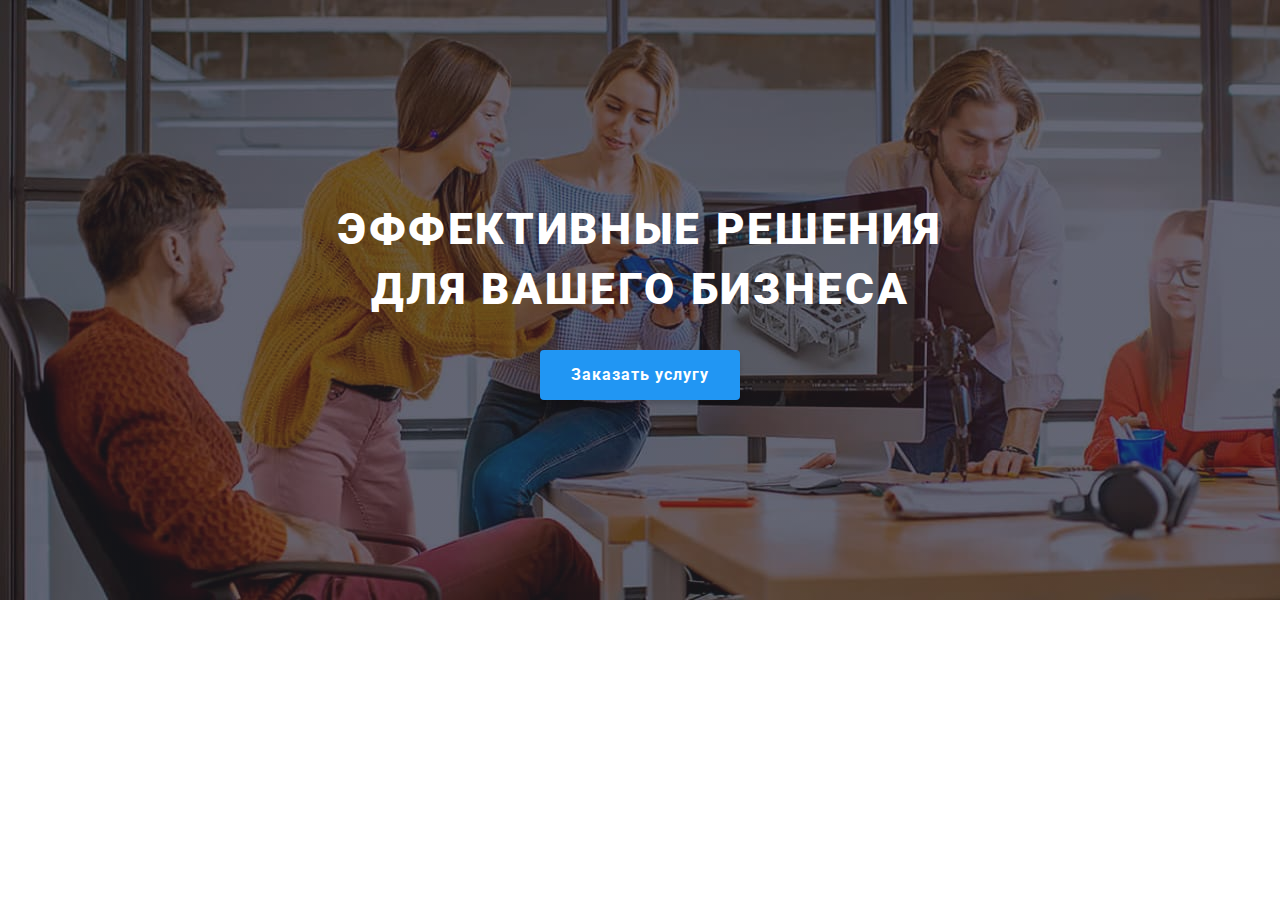
<file: index.html>
<!DOCTYPE html>
<html lang="ru">
  <head>
    <meta charset="UTF-8" />
    <meta name="viewport" content="width=device-width, initial-scale=1.0" />
    <title>Document</title>
    <link rel="preconnect" href="https://fonts.gstatic.com" />
    <link
      href="https://fonts.googleapis.com/css2?family=Oleo+Script&family=Raleway:wght@700&family=Roboto:wght@400;500;700;900&display=swap"
      rel="stylesheet"
    />
    <link
      rel="stylesheet"
      href="https://cdnjs.cloudflare.com/ajax/libs/modern-normalize/1.0.0/modern-normalize.min.css"
    />
    <link rel="stylesheet" href="./css/main.min.css" />
  </head>

  <body class="page">
    <!--Шапка-сайта-->
    <!-- <header class="head">
      <div class="container container-head">
        <nav class="main-nav">
          <a href="./index.html" class="logo"
            ><span class="capital-head">Web</span>Studio
          </a>
          <ul class="site-nav list">
            <li class="items">
              <a href="./index.html" class="link current">Студия</a>
            </li>
            <li class="items">
              <a href="./portfolio.html" class="link">Портфолио</a>
            </li>
            <li class="items"><a href="" class="link">Контакты</a></li>
          </ul>
        </nav>
        <ul class="auth-nav list">
          <li class="items">
            <a href="" class="link"
              ><svg class="aut-svg">
                <use href="./img/svg/symbol-defs.svg#icon-envelope"></use></svg
              >info@devstudio.com
            </a>
          </li>
          <li class="items">
            <a href="" class="link"
              ><svg class="aut-svg">
                <use
                  href="./img/svg/symbol-defs.svg#icon-smartphone"
                ></use></svg
              >+38 096 111 11 11</a
            >
          </li>
        </ul>
      </div>
    </header> -->

    <main>
      <!--Заголовок-->
      <div class="hero">
        <div class="hero-content">
          <h1 class="hero-title">Эффективные решения для вашего бизнеса</h1>
          <button class="button primary" data-modal-open>
            Заказать услугу
          </button>
        </div>
      </div>

      <!--Преимущества-->
      <!-- <section class="section-advantages">
        <div class="container">
          <h2 class="visually-hidden">Преимущества</h2>
          <ul class="list list-advantages">
            <li class="item icon-satellite">
              <h3 class="section-title-advantages">Внимание к деталям</h3>
              <p class="advantages-description">
                Идейные соображения, а также начало повседневной работы по
                формированию позиции.
              </p>
            </li>
            <li class="item icon-clock">
              <h3 class="section-title-advantages">Пунктуальность</h3>
              <p class="advantages-description">
                Задача организации, в особенности же рамки и место обучения
                кадров влечет за собой.
              </p>
            </li>
            <li class="item icon-diagram">
              <h3 class="section-title-advantages">Планирование</h3>
              <p class="advantages-description">
                Равным образом консультация с широким активом в значительной
                степени обуславливает.
              </p>
            </li>
            <li class="item icon-astronaut">
              <h3 class="section-title-advantages">Современные технологии</h3>
              <p class="advantages-description">
                Значимость этих проблем настолько очевидна, что реализация
                плановых заданий.
              </p>
            </li>
          </ul>
        </div>
      </section> -->

      <!--Вид-деятельности-->
      <!-- <section class="section-activity">
        <div class="container">
          <h2 class="section-title">Чем мы занимаемся</h2>
          <ul class="list section-direction">
            <li class="items">
              <div class="overlay-activiti">
                <img
                  src="./img/img.jpg"
                  alt="набирает текст на клавиатуре"
                  width="370"
                  height="294"
                />
                <div class="overlay-activiti-text">Десктопные приложения</div>
              </div>
            </li>
            <li class="items">
              <div class="overlay-activiti">
                <img
                  src="./img/img-2.jpg"
                  alt="использует ноутбук и телефон"
                  width="370"
                  height="294"
                />
                <div class="overlay-activiti-text">Мобильные приложения</div>
              </div>
            </li>
            <li class="items">
              <div class="overlay-activiti">
                <img
                  src="./img/img-3.jpg"
                  alt="использует планшет"
                  width="370"
                  height="294"
                />
                <div class="overlay-activiti-text">Дизайнерские решения</div>
              </div>
            </li>
          </ul>
        </div>
      </section> -->

      <!--Наша-команда-->
      <!-- <section class="section-tim">
        <div class="container">
          <h2 class="section-title">Наша команда</h2>
          <ul class="list person-box">
            <li class="card-person">
              <img
                src="./img/our.tim/img.jpg"
                alt="портрет"
                width="270"
                height="280"
              />
              <div class="card-description">
                <h3 class="section-title-name">Игорь Демьяненко</h3>
                <p class="section-profession">Product Designer</p>
                <ul class="list list-social">
                  <li class="items">
                    <a href="" class="social-link">
                      <svg class="social-svg-person">
                        <use
                          href="./img/svg/symbol-defs.svg#icon-instagram-2"
                        ></use>
                      </svg>
                    </a>
                  </li>
                  <li class="items">
                    <a href="" class="social-link">
                      <svg class="social-svg-person">
                        <use
                          href="./img/svg/symbol-defs.svg#icon-twitter-1"
                        ></use>
                      </svg>
                    </a>
                  </li>
                  <li class="items">
                    <a href="" class="social-link">
                      <svg class="social-svg-person">
                        <use
                          href="./img/svg/symbol-defs.svg#icon-facebook-1"
                        ></use>
                      </svg>
                    </a>
                  </li>
                  <li class="items">
                    <a href="" class="social-link">
                      <svg class="social-svg-person">
                        <use
                          href="./img/svg/symbol-defs.svg#icon-linkedin-1"
                        ></use>
                      </svg>
                    </a>
                  </li>
                </ul>
              </div>
            </li>
            <li class="card-person">
              <img
                src="./img/our.tim/img-2.jpg"
                alt="портрет"
                width="270"
                height="280"
              />
              <div class="card-description">
                <h3 class="section-title-name">Ольга Репина</h3>
                <p class="section-profession">Frontend Developer</p>
                <ul class="list list-social">
                  <li class="items">
                    <a href="" class="social-link">
                      <svg class="social-svg-person">
                        <use
                          href="./img/svg/symbol-defs.svg#icon-instagram-2"
                        ></use>
                      </svg>
                    </a>
                  </li>
                  <li class="items">
                    <a href="" class="social-link">
                      <svg class="social-svg-person">
                        <use
                          href="./img/svg/symbol-defs.svg#icon-twitter-1"
                        ></use>
                      </svg>
                    </a>
                  </li>
                  <li class="items">
                    <a href="" class="social-link">
                      <svg class="social-svg-person">
                        <use
                          href="./img/svg/symbol-defs.svg#icon-facebook-1"
                        ></use>
                      </svg>
                    </a>
                  </li>
                  <li class="items">
                    <a href="" class="social-link">
                      <svg class="social-svg-person">
                        <use
                          href="./img/svg/symbol-defs.svg#icon-linkedin-1"
                        ></use>
                      </svg>
                    </a>
                  </li>
                </ul>
              </div>
            </li>
            <li class="card-person">
              <img
                src="./img/our.tim/img-3.jpg"
                alt="портрет"
                width="270"
                height="280"
              />
              <div class="card-description">
                <h3 class="section-title-name">Николай Тарасов</h3>
                <p class="section-profession">Marketing</p>
                <ul class="list list-social">
                  <li class="items">
                    <a href="" class="social-link">
                      <svg class="social-svg-person">
                        <use
                          href="./img/svg/symbol-defs.svg#icon-instagram-2"
                        ></use>
                      </svg>
                    </a>
                  </li>
                  <li class="items">
                    <a href="" class="social-link">
                      <svg class="social-svg-person">
                        <use
                          href="./img/svg/symbol-defs.svg#icon-twitter-1"
                        ></use>
                      </svg>
                    </a>
                  </li>
                  <li class="items">
                    <a href="" class="social-link">
                      <svg class="social-svg-person">
                        <use
                          href="./img/svg/symbol-defs.svg#icon-facebook-1"
                        ></use>
                      </svg>
                    </a>
                  </li>
                  <li class="items">
                    <a href="" class="social-link">
                      <svg class="social-svg-person">
                        <use
                          href="./img/svg/symbol-defs.svg#icon-linkedin-1"
                        ></use>
                      </svg>
                    </a>
                  </li>
                </ul>
              </div>
            </li>
            <li class="card-person">
              <img
                src="./img/our.tim/img-4.jpg"
                alt="портрет"
                width="270"
                height="280"
              />
              <div class="card-description">
                <h3 class="section-title-name">Михаил Ермаков</h3>
                <p class="section-profession">UI Designer</p>
                <ul class="list list-social">
                  <li class="items">
                    <a href="" class="social-link">
                      <svg class="social-svg-person">
                        <use
                          href="./img/svg/symbol-defs.svg#icon-instagram-2"
                        ></use>
                      </svg>
                    </a>
                  </li>
                  <li class="items">
                    <a href="" class="social-link">
                      <svg class="social-svg-person">
                        <use
                          href="./img/svg/symbol-defs.svg#icon-twitter-1"
                        ></use>
                      </svg>
                    </a>
                  </li>
                  <li class="items">
                    <a href="" class="social-link">
                      <svg class="social-svg-person">
                        <use
                          href="./img/svg/symbol-defs.svg#icon-facebook-1"
                        ></use>
                      </svg>
                    </a>
                  </li>
                  <li class="items">
                    <a href="" class="social-link">
                      <svg class="social-svg-person">
                        <use
                          href="./img/svg/symbol-defs.svg#icon-linkedin-1"
                        ></use>
                      </svg>
                    </a>
                  </li>
                </ul>
              </div>
            </li>
          </ul>
        </div>
      </section> -->

      <!--постоянные клиенты-->
      <!-- <section class="section">
        <div class="container">
          <h2 class="section-title">Постоянные клиенты</h2>
          <ul class="list company">
            <li class="items company-box">
              <a href="" class="company-logo link"
                ><svg class="icon" width="45" height="50">
                  <use href="./img/svg/symbol-defs.svg#icon-logo-1"></use></svg
              ></a>
            </li>
            <li class="items company-box">
              <a href="" class="company-logo link"
                ><svg class="icon" width="40" height="52">
                  <use href="./img/svg/symbol-defs.svg#icon-logo-2"></use></svg
              ></a>
            </li>
            <li class="items company-box">
              <a href="" class="company-logo link"
                ><svg class="icon" width="41" height="42">
                  <use href="./img/svg/symbol-defs.svg#icon-logo-3"></use></svg
              ></a>
            </li>
            <li class="items company-box">
              <a href="" class="company-logo link"
                ><svg class="icon" width="80" height="42">
                  <use href="./img/svg/symbol-defs.svg#icon-logo-4"></use></svg
              ></a>
            </li>
            <li class="items company-box">
              <a href="" class="company-logo link"
                ><svg class="icon" width="59" height="47">
                  <use href="./img/svg/symbol-defs.svg#icon-logo-5"></use></svg
              ></a>
            </li>
            <li class="items company-box">
              <a href="" class="company-logo link"
                ><svg class="icon" width="89" height="45">
                  <use href="./img/svg/symbol-defs.svg#icon-logo-6"></use></svg
              ></a>
            </li>
          </ul>
        </div>
      </section>
    </main> -->

      <!-- <footer class="footer-head">
      <div class="container container-footer">
        <div class="contact-box">
          <a href="./index.html" class="logo">
            <span class="capital-footer">Web</span>Studio</a
          >
          <address class="citi-address">
            <p class="footer-address">г. Киев, пр-т Леси Украинки, 26</p>
          </address>
          <address class="footer-contacts">
            <a href="" class="footer-head-mail">info@example.com</a>
            <a href="" class="footer-head-tel">+38 099 111 11 11</a>
          </address>
        </div>
        <div class="contact-box">
          <p class="tittle-social">присоединяйтесь</p>
          <ul class="list list-social">
            <li class="items">
              <a href="" class="social-link">
                <svg class="social-svg">
                  <use href="./img/svg/symbol-defs.svg#icon-instagram-2"></use>
                </svg>
              </a>
            </li>
            <li class="items">
              <a href="" class="social-link">
                <svg class="social-svg">
                  <use href="./img/svg/symbol-defs.svg#icon-twitter-1"></use>
                </svg>
              </a>
            </li>
            <li class="items">
              <a href="" class="social-link">
                <svg class="social-svg">
                  <use href="./img/svg/symbol-defs.svg#icon-facebook-1"></use>
                </svg>
              </a>
            </li>
            <li class="items">
              <a href="" class="social-link">
                <svg class="social-svg">
                  <use href="./img/svg/symbol-defs.svg#icon-linkedin-1"></use>
                </svg>
              </a>
            </li>
          </ul>
        </div>
        <div class="subscribe-box">
          <b class="tittle-subscribe">Подпишитесь на рассылку</b>
          <form class="subscribe-form">
            <input
              type="email"
              name="mail"
              class="input-subscribe"
              placeholder="E-mail"
            />
            <button type="submit" class="button button-subscribe">
              Подписаться
              <svg class="button-subscribe-svg" width="24" height="24">
                <use href="./img/svg/symbol-defs.svg#icon-icon-send"></use>
              </svg>
            </button>
          </form>
        </div>
      </div>
    </footer>
    <div class="backdrop is-hidden" data-modal>
      <div class="modal">
        <button class="button-close" data-modal-close>
          <svg class="modal-svg-close">
            <use href="./img/svg/symbol-defs.svg#icon-Vector"></use>
          </svg>
        </button>

        <form action="№" class="modal-form">
          <b class="subtitle-modal">Оставьте свои данные, мы вам перезвоним</b>
          <label class="form-field"
            >Имя<span class="form-field-box"
              ><input
                class="form-field-imput"
                type="text"
                name="name"
                required />
              <svg class="modal-svg-feild" width="12" height="12">
                <use href="./img/svg/symbol-defs.svg#icon-person"></use></svg
            ></span>
          </label>

          <label class="form-field"
            >Телефон<span class="form-field-box"
              ><input
                class="form-field-imput"
                type="tel"
                name="tel"
                required /><svg class="modal-svg-feild" width="13" height="13">
                <use href="./img/svg/symbol-defs.svg#icon-tel"></use></svg
            ></span>
          </label>

          <label class="form-field"
            >Почта<span class="form-field-box"
              ><input
                class="form-field-imput"
                type="email"
                name="mail"
                required /><svg class="modal-svg-feild" width="15" height="12">
                <use href="./img/svg/symbol-defs.svg#icon-mall"></use></svg
            ></span>
          </label>

          <label class="form-area"
            >Комментарий<textarea
              class="form-area-feild"
              name="text"
              placeholder="Введите текст"
            ></textarea>
          </label>

          <label class="form-policy"
            ><input
              type="checkbox"
              name="policy"
              class="visually-hidden"
            /><span class="text-policy checkin"
              >Соглашаюсь с рассылкой и принимаю
              <a href="#" class="link-policiti">Условия договора</a></span
            >
          </label>

          <button type="submit" class="button button-submit">Отправить</button>
        </form>
      </div>
    </div>
    <script src="./js/modal.js"></script>
  </body>
</html> -->
    </main>
  </body>
</html>
</file>
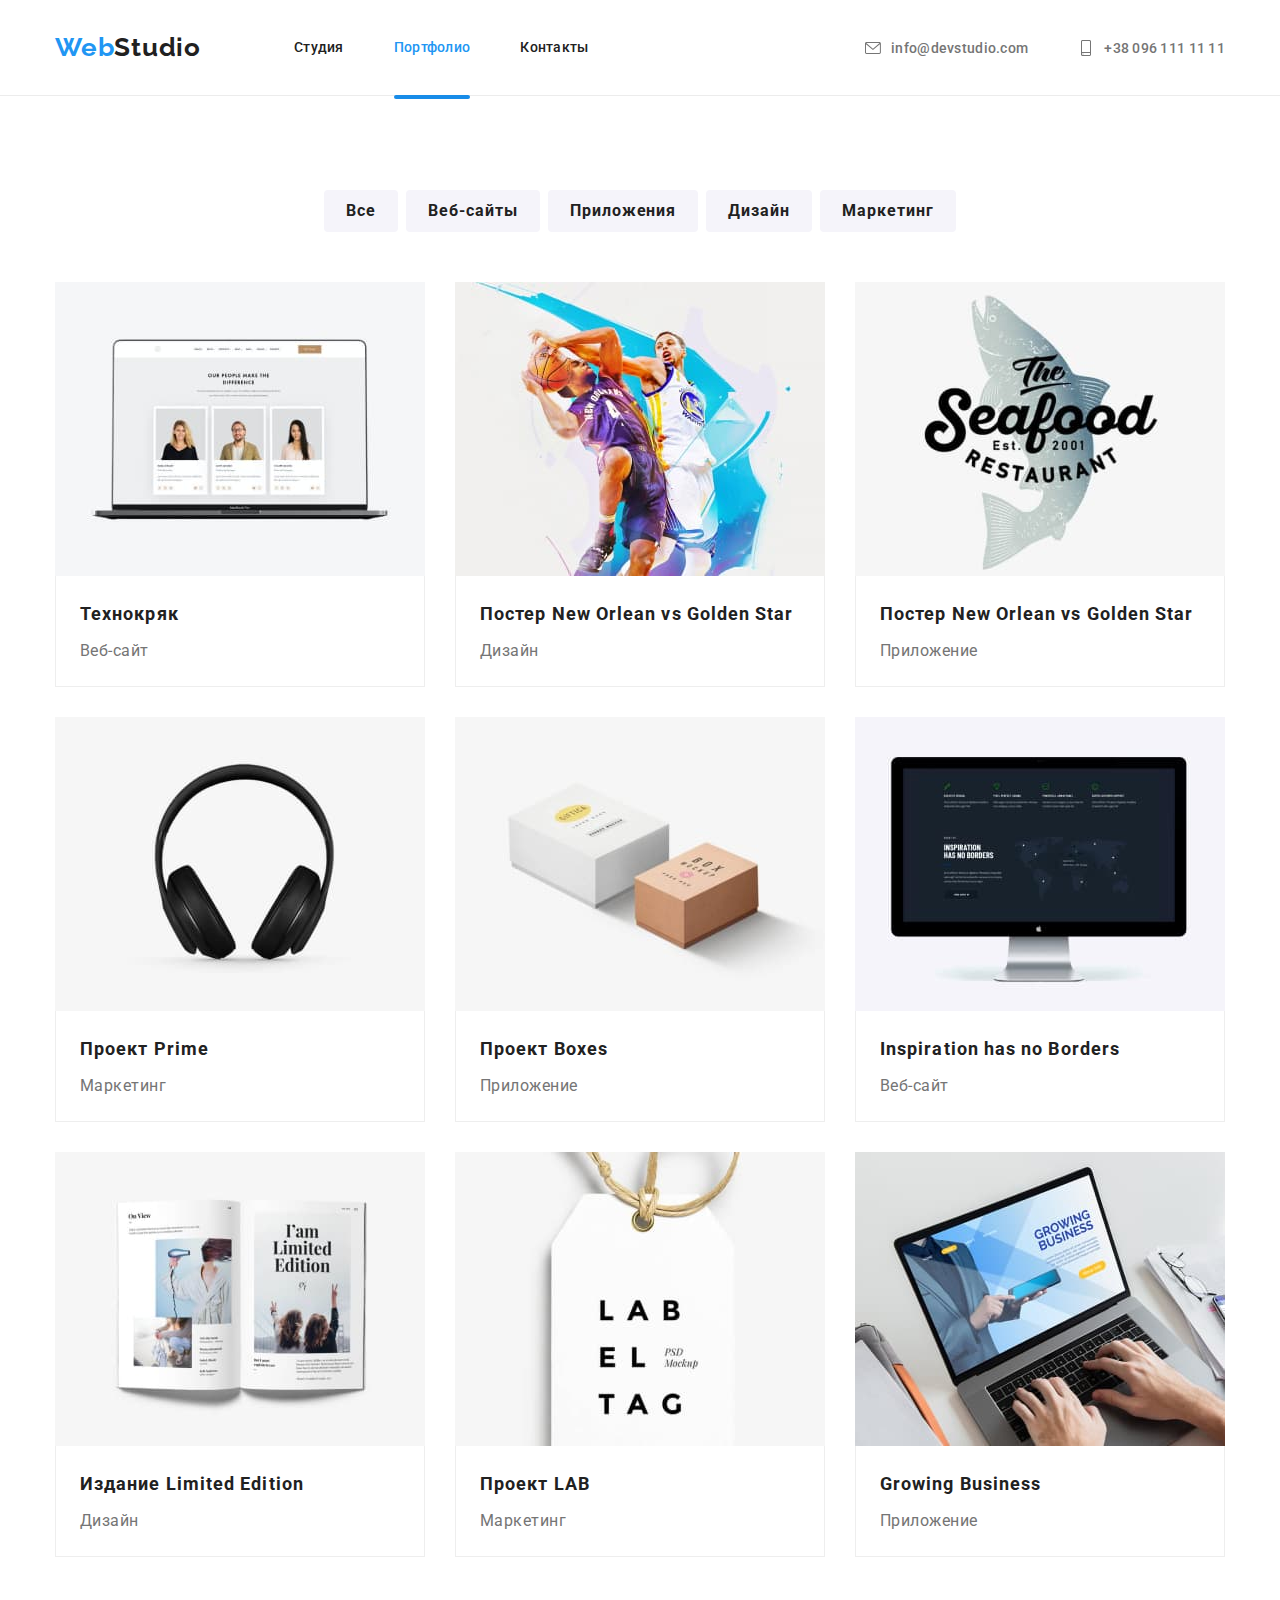
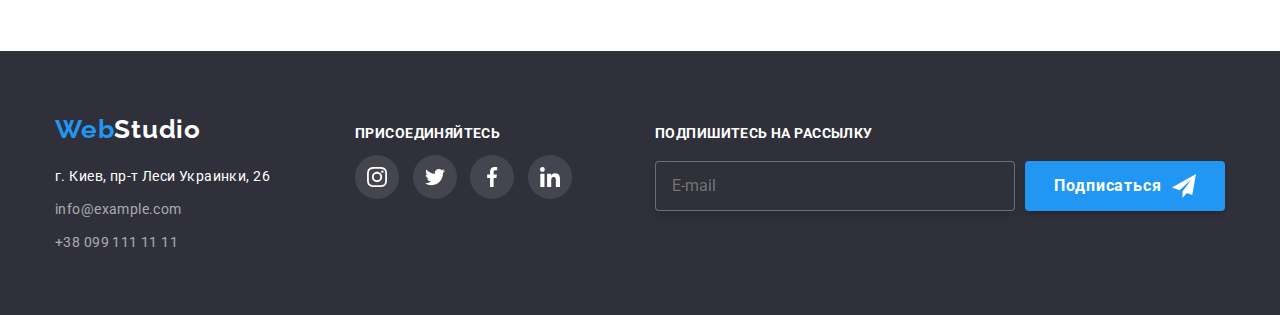
<file: portfolio.html>
<!DOCTYPE html>
<html lang="en">
  <head>
    <meta charset="UTF-8" />
    <meta name="viewport" content="width=device-width, initial-scale=1.0" />
    <title>Document</title>
    <link rel="preconnect" href="https://fonts.gstatic.com" />
    <link
      href="https://fonts.googleapis.com/css2?family=Oleo+Script&family=Raleway:wght@700&family=Roboto:wght@400;500;700;900&display=swap"
      rel="stylesheet"
    />
    <link
      rel="stylesheet"
      href="https://cdnjs.cloudflare.com/ajax/libs/modern-normalize/1.0.0/modern-normalize.min.css"
    />
    <link rel="stylesheet" href="./css/main.min.css" />
  </head>

  <body class="page">
    <!--Шапка-сайта-->
    <header class="head">
      <div class="container container-head">
        <nav class="main-nav">
          <a href="./index.html" class="logo"
            ><span class="capital-head">Web</span>Studio
          </a>
          <ul class="site-nav list">
            <li class="items">
              <a href="./index.html" class="link">Студия</a>
            </li>
            <li class="items">
              <a href="./portfolio.html" class="link current">Портфолио</a>
            </li>
            <li class="items"><a href="" class="link">Контакты</a></li>
          </ul>
        </nav>
        <ul class="auth-nav list">
          <li class="items">
            <a href="" class="link"
              ><svg class="aut-svg">
                <use href="./img/svg/symbol-defs.svg#icon-envelope"></use></svg
              >info@devstudio.com
            </a>
          </li>
          <li class="items">
            <a href="" class="link"
              ><svg class="aut-svg">
                <use
                  href="./img/svg/symbol-defs.svg#icon-smartphone"
                ></use></svg
              >+38 096 111 11 11</a
            >
          </li>
        </ul>
      </div>
    </header>

    <main>
      <!--Наше портфолио-->
      <section class="section">
        <h1 class="visually-hidden">Портфолио</h1>
        <div class="container">
          <ul class="list portfolio-nav">
            <li class="items"><button class="button-secondary">Все</button></li>
            <li class="items">
              <button class="button-secondary">Веб-сайты</button>
            </li>
            <li class="items">
              <button class="button-secondary">Приложения</button>
            </li>
            <li class="items">
              <button class="button-secondary">Дизайн</button>
            </li>
            <li class="items">
              <button class="button-secondary">Маркетинг</button>
            </li>
          </ul>
          <ul class="list portfolio-box">
            <li class="items">
              <a href="" class="link">
                <div class="portfolio-overlay">
                  <img
                    src="./img/portfolio/img.jpg"
                    alt="ноутбук"
                    width="370"
                    height="294"
                  />
                  <div class="box-overlay">
                    <p class="box-overlay-text">
                      Технокряк это современная площадка распространения
                      коронавируса. Компании используют эту платформу для
                      цифрового шпионажа и атак на защищённые сервера
                      конкурентов.
                    </p>
                  </div>
                </div>
                <div class="items-descriptions">
                  <h2 class="section-title-project">Технокряк</h2>
                  <p class="section-product-project">Веб-сайт</p>
                </div>
              </a>
            </li>
            <li class="items">
              <a href="" class="link">
                <div class="portfolio-overlay">
                  <img
                    src="./img/portfolio/img-2.jpg"
                    alt="два спортсмена играют в баскетбол"
                    width="370"
                    height="294"
                  />
                  <div class="box-overlay">
                    <p class="box-overlay-text">
                      Технокряк это современная площадка распространения
                      коронавируса. Компании используют эту платформу для
                      цифрового шпионажа и атак на защищённые сервера
                      конкурентов.
                    </p>
                  </div>
                </div>
                <div class="items-descriptions">
                  <h3 class="section-title-project">
                    Постер New Orlean vs Golden Star
                  </h3>
                  <p class="section-product-project">Дизайн</p>
                </div>
              </a>
            </li>
            <li class="items">
              <a href="" class="link">
                <div class="portfolio-overlay">
                  <img
                    src="./img/portfolio/img-3.jpg"
                    alt="логотип ресторана"
                    width="370"
                    height="294"
                  />
                  <div class="box-overlay">
                    <p class="box-overlay-text">
                      Технокряк это современная площадка распространения
                      коронавируса. Компании используют эту платформу для
                      цифрового шпионажа и атак на защищённые сервера
                      конкурентов.
                    </p>
                  </div>
                </div>
                <div class="items-descriptions">
                  <h3 class="section-title-project">
                    Постер New Orlean vs Golden Star
                  </h3>
                  <p class="section-product-project">Приложение</p>
                </div>
              </a>
            </li>
            <li class="items">
              <a href="" class="link">
                <div class="portfolio-overlay">
                  <img
                    src="./img/portfolio/img-4.jpg"
                    alt="наушников"
                    width="370"
                    height="294"
                  />
                  <div class="box-overlay">
                    <p class="box-overlay-text">
                      Технокряк это современная площадка распространения
                      коронавируса. Компании используют эту платформу для
                      цифрового шпионажа и атак на защищённые сервера
                      конкурентов.
                    </p>
                  </div>
                </div>
                <div class="items-descriptions">
                  <h3 class="section-title-project">Проект Prime</h3>
                  <p class="section-product-project">Маркетинг</p>
                </div>
              </a>
            </li>
            <li class="items">
              <a href="" class="link">
                <div class="portfolio-overlay">
                  <img
                    src="./img/portfolio/img-5.jpg"
                    alt="две коробки"
                    width="370"
                    height="294"
                  />
                  <div class="box-overlay">
                    <p class="box-overlay-text">
                      Технокряк это современная площадка распространения
                      коронавируса. Компании используют эту платформу для
                      цифрового шпионажа и атак на защищённые сервера
                      конкурентов.
                    </p>
                  </div>
                </div>
                <div class="items-descriptions">
                  <h3 class="section-title-project">Проект Boxes</h3>
                  <p class="section-product-project">Приложение</p>
                </div>
              </a>
            </li>
            <li class="items">
              <a href="" class="link">
                <div class="portfolio-overlay">
                  <img
                    src="./img/portfolio/img-6.jpg"
                    alt="моноблок"
                    width="370"
                    height="294"
                  />
                  <div class="box-overlay">
                    <p class="box-overlay-text">
                      Технокряк это современная площадка распространения
                      коронавируса. Компании используют эту платформу для
                      цифрового шпионажа и атак на защищённые сервера
                      конкурентов.
                    </p>
                  </div>
                </div>
                <div class="items-descriptions">
                  <h3 class="section-title-project">
                    Inspiration has no Borders
                  </h3>
                  <p class="section-product-project">Веб-сайт</p>
                </div>
              </a>
            </li>
            <li class="items">
              <a href="" class="link">
                <div class="portfolio-overlay">
                  <img
                    src="./img/portfolio/img-7.jpg"
                    alt="книга"
                    width="370"
                    height="294"
                  />
                  <div class="box-overlay">
                    <p class="box-overlay-text">
                      Технокряк это современная площадка распространения
                      коронавируса. Компании используют эту платформу для
                      цифрового шпионажа и атак на защищённые сервера
                      конкурентов.
                    </p>
                  </div>
                </div>
                <div class="items-descriptions">
                  <h3 class="section-title-project">Издание Limited Edition</h3>
                  <p class="section-product-project">Дизайн</p>
                </div>
              </a>
            </li>
            <li class="items">
              <a href="" class="link">
                <div class="portfolio-overlay">
                  <img
                    src="./img/portfolio/img-8.jpg"
                    alt="брелок"
                    width="370"
                    height="294"
                  />
                  <div class="box-overlay">
                    <p class="box-overlay-text">
                      Технокряк это современная площадка распространения
                      коронавируса. Компании используют эту платформу для
                      цифрового шпионажа и атак на защищённые сервера
                      конкурентов.
                    </p>
                  </div>
                </div>
                <div class="items-descriptions">
                  <h3 class="section-title-project">Проект LAB</h3>
                  <p class="section-product-project">Маркетинг</p>
                </div>
              </a>
            </li>
            <li class="items">
              <a href="" class="link">
                <div class="portfolio-overlay">
                  <img
                    src="./img/portfolio/img-9.jpg"
                    alt="человек работающий за ноутбуком"
                    width="370"
                    height="294"
                  />
                  <div class="box-overlay">
                    <p class="box-overlay-text">
                      Технокряк это современная площадка распространения
                      коронавируса. Компании используют эту платформу для
                      цифрового шпионажа и атак на защищённые сервера
                      конкурентов.
                    </p>
                  </div>
                </div>
                <div class="items-descriptions">
                  <h3 class="section-title-project">Growing Business</h3>
                  <p class="section-product-project">Приложение</p>
                </div>
              </a>
            </li>
          </ul>
        </div>
      </section>
    </main>

    <footer class="footer-head">
      <div class="container container-footer">
        <div class="contact-box">
          <a href="./index.html" class="logo">
            <span class="capital-footer">Web</span>Studio</a
          >
          <address class="citi-address">
            <p class="footer-address">г. Киев, пр-т Леси Украинки, 26</p>
          </address>
          <address class="footer-contacts">
            <a href="" class="footer-head-mail">info@example.com</a>
            <a href="" class="footer-head-tel">+38 099 111 11 11</a>
          </address>
        </div>
        <div class="contact-box">
          <p class="tittle-social">присоединяйтесь</p>
          <ul class="list list-social">
            <li class="items">
              <a href="" class="social-link">
                <svg class="social-svg">
                  <use href="./img/svg/symbol-defs.svg#icon-instagram-2"></use>
                </svg>
              </a>
            </li>
            <li class="items">
              <a href="" class="social-link">
                <svg class="social-svg">
                  <use href="./img/svg/symbol-defs.svg#icon-twitter-1"></use>
                </svg>
              </a>
            </li>
            <li class="items">
              <a href="" class="social-link">
                <svg class="social-svg">
                  <use href="./img/svg/symbol-defs.svg#icon-facebook-1"></use>
                </svg>
              </a>
            </li>
            <li class="items">
              <a href="" class="social-link">
                <svg class="social-svg">
                  <use href="./img/svg/symbol-defs.svg#icon-linkedin-1"></use>
                </svg>
              </a>
            </li>
          </ul>
        </div>
        <div class="subscribe-box">
          <b class="tittle-subscribe">Подпишитесь на рассылку</b>
          <form class="subscribe-form">
            <input
              type="email"
              name="mail"
              class="input-subscribe"
              placeholder="E-mail"
            />
            <button type="submit" class="button button-subscribe">
              Подписаться
              <svg class="button-subscribe-svg" width="24" height="24">
                <use href="./img/svg/symbol-defs.svg#icon-icon-send"></use>
              </svg>
            </button>
          </form>
        </div>
      </div>
    </footer>
  </body>
</html>
</file>
<file: css/main.min.css>
:root{--accentcolor: #2196f3;--primarycolor: #ffffff;--textprymarycolor: #212121;--texsecondarycolor: #757575}.visually-hidden{position:absolute;width:1px;height:1px;margin:-1px;border:0;padding:0;white-space:nowrap;clip-path:inset(100%);clip:rect(0 0 0 0);overflow:hidden}html{box-sizing:border-box}*,*::before,*::after{box-sizing:inherit}h1,h2,h3,h4,h5,h6{margin:0}ul,ol{margin:0;padding:0}img{display:block;max-width:100%;height:auto}.page{margin:0;font-family:Roboto, sans-serif;color:#757575;letter-spacing:0.03em;background-color:var(--primarycolor)}.list{padding:0;margin:0;list-style:none}.link{text-decoration:none}.items{display:flex}.container{width:100%;padding-right:15px;padding-left:15px}@media screen and (min-width: 480px){.container{width:480px;margin-left:auto;margin-right:auto}}@media screen and (min-width: 768px){.container{width:768px;margin-left:auto;margin-right:auto}}@media screen and (min-width: 1200px){.container{width:1200px;margin-left:auto;margin-right:auto}}@media screen and (min-width: 480px){.container-head{width:480px;margin-left:auto;margin-right:auto}}@media screen and (min-width: 768px){.container-head{display:flex;align-items:center;width:768px}}@media screen and (min-width: 1200px){.container-head{width:1200px;display:flex;align-items:center}}@media screen and (min-width: 480px){.container-footer{width:480px;margin-left:auto;margin-right:auto}}@media screen and (min-width: 768px){.container-footer{display:flex;justify-content:space-between;align-items:baseline;width:768px}}@media screen and (min-width: 1200px){.container-footer{display:flex;justify-content:space-between;align-items:baseline;width:1200px}}.section{padding-top:94px;padding-bottom:94px}.section-activity{padding-top:47px;padding-bottom:94px}.section-advantages{padding-top:94px;padding-bottom:47px}.backdrop{position:fixed;top:0;left:0;width:100%;height:100%;background-color:rgba(0,0,0,0.2);transition:250ms cubic-bezier(0.4, 0, 0.2, 1)}.modal{position:absolute;top:50%;left:50%;width:528px;background:var(--primarycolor);box-shadow:0px 1px 3px rgba(0,0,0,0.12),0px 1px 1px rgba(0,0,0,0.14),0px 2px 1px rgba(0,0,0,0.2);border-radius:4px;transform:translate(-50%, -50%)}.backdrop.is-hidden{opacity:0;visibility:hidden;pointer-events:none}.button-close{position:absolute;content:'';top:8px;right:8px;width:30px;height:30px;cursor:pointer;background-color:var(--primarycolor);border:1px solid rgba(0,0,0,0.1);box-sizing:border-box;border-radius:50%}.button-close:hover .modal-svg-close,.button-close:focus .modal-svg-close{fill:var(--accentcolor)}.button{display:inline-flex;align-items:center;flex-shrink:0;width:200px;height:50px;border:none;border-radius:4px;font-family:inherit;font-weight:700;font-size:16px;line-height:1.87;justify-content:center;letter-spacing:0.06em;color:#ffffff;background:#2196f3;box-shadow:0px 4px 4px rgba(0,0,0,0.15);transition:background-color 250ms cubic-bezier(0.4, 0, 0.2, 1)}.button:hover,.button:focus{background:#188ce8}.button-secondary{border:none;border-radius:4px;font-family:inherit;font-weight:700;font-size:16px;line-height:1.87;justify-content:center;letter-spacing:0.06em;color:#ffffff;background:#2196f3;padding:6px 22px;color:#212121;background-color:#f5f4fa;transition:background-color 250ms cubic-bezier(0.4, 0, 0.2, 1),color 250ms cubic-bezier(0.4, 0, 0.2, 1)}.button-secondary:hover,.button-secondary:focus{color:var(--primarycolor);background-color:var(--accentcolor)}.tittle-social{font-weight:bold;font-size:14px;line-height:1.142;letter-spacing:0.03em;text-transform:uppercase;color:var(--primarycolor)}.list-social{display:flex}.list-social .items{width:calc((100% / 4) - 10px)}.card-description .list-social{justify-content:space-around}.social-link{display:flex;justify-content:center;align-items:center;width:44px;height:44px;background:rgba(255,255,255,0.1);border-radius:50px;transition:background-color 250ms cubic-bezier(0.4, 0, 0.2, 1)}.social-link:hover,.social-link:focus{background-color:var(--accentcolor)}.social-link:hover .social-svg-person,.social-link:hover .social-svg-person,.social-link:focus .social-svg-person,.social-link:focus .social-svg-person{fill:var(--primarycolor)}.social-svg{width:20px;height:20px;fill:var(--primarycolor)}.social-svg-person{width:20px;height:20px;fill:#afb1b8;transition:fill 250ms cubic-bezier(0.4, 0, 0.2, 1)}.modal-form{display:flex;flex-direction:column;width:100%;padding-top:40px;padding-right:40px;padding-bottom:40px;padding-left:40px}.modal-form .button{margin-right:auto;margin-left:auto}.subtitle-modal{display:block;margin-bottom:12px;font-weight:700;font-size:20px;line-height:1.15;color:#212121}.form-field{margin-bottom:10px;font-size:14px;line-height:1.142;letter-spacing:0.01em}.form-field-box{display:block;position:relative;margin-top:4px}.modal-svg-feild{position:absolute;top:50%;left:15px;transform:translate(0, -50%);transition:fill 250ms cubic-bezier(0.4, 0, 0.2, 1)}.form-field-imput{display:block;padding-left:42px;width:100%;height:40px;border:1px solid rgba(33,33,33,0.2);border-radius:4px;outline:none;transition:border-color 250ms cubic-bezier(0.4, 0, 0.2, 1)}.form-field-imput:focus{border-color:#2196f3}.form-field-imput:focus+.modal-svg-feild{fill:#2196f3}.form-area{margin-bottom:20px;font-size:14px;line-height:1.142;letter-spacing:0.01em}.form-area-feild{display:block;width:100%;height:120px;margin-top:4px;padding-top:12px;padding-right:16px;padding-bottom:12px;padding-left:16px;border:1px solid rgba(33,33,33,0.2);border-radius:4px;outline:none;resize:none;transition:border-color 250ms cubic-bezier(0.4, 0, 0.2, 1)}.form-area-feild:focus{border-color:#2196f3}.form-policy{margin-bottom:30px}.text-policy{font-size:14px;line-height:1.714;letter-spacing:0.03em;color:#757575}.checkin::before{display:inline-block;content:'';margin-right:7px;width:16px;height:15px;box-shadow:0px 1px 3px rgba(0,0,0,0.12),0px 1px 1px rgba(0,0,0,0.14),0px 2px 1px rgba(0,0,0,0.2);border-radius:4px;background-color:var(--primarycolor);transition:background-color 250ms cubic-bezier(0.4, 0, 0.2, 1)}.visually-hidden:checked+.checkin::before{background-image:url("../img/svg/check.svg");background-color:#2196f3;background-repeat:no-repeat;background-position:center}.link-policiti{color:#2196f3}.modal-svg-close{width:11px;height:11px;fill:#000000;background-size:contain;transition:fill 250ms cubic-bezier(0.4, 0, 0.2, 1)}.tittle-subscribe{display:block;margin-bottom:20px;font-size:14px;line-height:1.142;letter-spacing:0.03em;text-transform:uppercase;color:var(--primarycolor)}.subscribe-form{display:flex}.subscribe-form .button-subscribe{margin-left:10px}.button-subscribe-svg{margin-left:10px;fill:currentColor}.input-subscribe{width:100%;height:50px;padding-left:16px;color:var(--primarycolor);background-color:#2f303a;border:1px solid rgba(255,255,255,0.3);filter:drop-shadow(0px 4px 4px rgba(0,0,0,0.15));border-radius:4px;outline:none;transition:border-color 250ms cubic-bezier(0.4, 0, 0.2, 1)}.input-subscribe:focus{border-color:#2196f3}.hero-title{margin-top:0;margin-bottom:30px;font-weight:900;font-size:26px;line-height:1.615;letter-spacing:0.06em;text-transform:uppercase;color:var(--primarycolor);text-transform:uppercase}@media screen and (min-width: 1200px){.hero-title{font-size:44px;line-height:1.36}}.section-title{margin-top:0;margin-bottom:50px;font-weight:bold;font-size:36px;line-height:1.16;text-align:center;color:#212121}.section-title-advantages{margin-top:0;margin-bottom:10px;font-size:14px;line-height:1.14;text-transform:uppercase;color:#212121}.section-title-name{margin-top:0%;margin-bottom:10px;text-align:center;font-weight:500;font-size:16px;line-height:1.18;color:#212121}.section-title-project{margin-top:0;margin-bottom:4px;font-weight:bold;font-size:18px;line-height:2;letter-spacing:0.06em;color:#212121}.auth-nav{display:flex;margin-left:auto}.auth-nav .items:not(:last-child){margin-right:50px}.auth-nav .link{display:flex;font-weight:500;font-size:14px;line-height:16px;letter-spacing:0.02em;color:#757575;transition:color 250ms cubic-bezier(0.4, 0, 0.2, 1)}.auth-nav .link:hover,.auth-nav .link:focus{color:var(--accentcolor)}.auth-nav .link:hover .aut-svg,.auth-nav .link:hover .aut-svg,.auth-nav .link:focus .aut-svg,.auth-nav .link:focus .aut-svg{fill:var(--accentcolor)}.aut-svg{width:16px;height:16px;margin-right:10px;fill:#757575;transition:fill 250ms cubic-bezier(0.4, 0, 0.2, 1)}.citi-address{display:flex;margin-bottom:9px}.footer-address{margin-top:0;margin-bottom:0;font-style:normal;font-size:14px;line-height:1.71;letter-spacing:0.03em;color:var(--primarycolor)}.footer-contacts{display:flex;flex-direction:column}.footer-head-mail{margin-bottom:9px;font-style:normal;font-size:14px;line-height:1.71;letter-spacing:0.03em;color:rgba(255,255,255,0.6);text-decoration:none}.footer-head-tel{font-style:normal;font-size:14px;line-height:1.71;letter-spacing:0.03em;color:rgba(255,255,255,0.6);text-decoration:none}.site-nav{display:flex}.site-nav .items:first-child{margin-left:93px}.site-nav .items:not(:last-child){margin-right:50px}.site-nav .link{font-weight:500;font-size:14px;line-height:1.14;letter-spacing:0.02em;color:#212121;text-decoration:none;transition:color 250ms cubic-bezier(0.4, 0, 0.2, 1)}.site-nav .link:hover,.site-nav .link:focus{color:var(--accentcolor)}.site-nav .link.current{position:relative;color:var(--accentcolor)}.site-nav .link.current::after{position:absolute;display:block;content:'';top:345%;left:0;width:100%;height:4px;background-color:#188ce8;border-radius:2px}.logo{font-family:Raleway, Oleo Script, sans-serif;font-weight:bold;font-size:26px;line-height:1.2;letter-spacing:0.03em;color:#212121;text-decoration:none}.contact-box .logo{display:inline-block;margin-bottom:20px;color:var(--primarycolor)}.capital-head,.capital-footer{color:var(--accentcolor)}.head{padding-top:32px;padding-bottom:32px;background-color:var(--primarycolor);border-bottom:1px solid #ececec}.main-nav{display:flex;align-items:center}.hero{display:flex;content:'';height:400px;width:100%;margin-right:auto;margin-left:auto;align-items:center;text-align:center;background-color:#c4c4c4;background-image:linear-gradient(rgba(47,48,58,0.4), rgba(47,48,58,0.4)),url("../img/hero-img.jpg")}@media screen and (min-width: 480px){.hero{min-width:480px}}@media screen and (min-width: 768px){.hero{min-width:768px}}@media screen and (min-width: 1200px){.hero{height:600px;max-width:1600px}}.hero-content{width:100%;margin-right:auto;margin-left:auto}@media screen and (min-width: 480px){.hero-content{width:380px}}@media screen and (min-width: 1200px){.hero-content{width:700px}}.list-advantages{display:flex;margin-top:-30px;margin-left:-30px}.list-advantages .item{width:calc((100% / 4) - 30px);margin-top:30px;margin-left:30px}.list-advantages .item::before{display:block;content:'';margin-bottom:30px;width:100%;height:120px;background-repeat:no-repeat;background-position:center;background-color:#f5f4fa;border-radius:4px}.icon-satellite::before{background-image:url("../img/svg/antenna.svg")}.icon-clock::before{background-image:url("../img/svg/clock.svg")}.icon-diagram::before{background-image:url("../img/svg/diagram.svg")}.icon-astronaut::before{background-image:url("../img/svg/astronaut.svg")}.advantages-description{margin-top:0;margin-bottom:0;font-size:14px;line-height:1.71}.section-direction{display:flex;margin-top:-30px;margin-left:-30px}.section-direction .items{width:calc((100% / 3) - 30px);margin-top:30px;margin-left:30px}.overlay-activiti{position:relative}.overlay-activiti-text{position:absolute;bottom:0;right:0;width:100%;height:70px;padding-top:27px;padding-bottom:27px;font-weight:700;font-size:14px;line-height:1.142;text-align:center;letter-spacing:0.03em;text-transform:uppercase;color:var(--primarycolor);background-color:rgba(47,48,58,0.8)}.section-tim{padding-top:94px;padding-bottom:94px;background-color:#f5f4fa}.person-box{display:flex;margin-top:-30px;margin-left:-30px}.section-profession{margin-top:0;margin-bottom:10px;text-align:center;font-size:16px;line-height:1.18;color:#757575}.card-person{width:calc(100% / 4 - 30px);margin-top:30px;margin-left:30px;background:var(--primarycolor);box-shadow:0px 1px 3px rgba(0,0,0,0.12),0px 1px 1px rgba(0,0,0,0.14),0px 2px 1px rgba(0,0,0,0.2);border-radius:0px 0px 4px 4px}.card-description{padding-top:30px;padding-right:32px;padding-bottom:30px;padding-left:32px}.company{display:flex;margin-top:-30px;margin-left:-30px}.company .company-box{width:calc((100% / 6) - 30px);margin-top:30px;margin-left:30px}.company-box{width:170px;height:90px;align-items:center;justify-content:center}.company-box .company{display:flex}.company-logo{display:flex;justify-content:center;align-items:center;width:170px;height:90px;border:1px solid #afb1b8;border-radius:4px;transition:border-color 250ms cubic-bezier(0.4, 0, 0.2, 1)}.company-logo:hover,.company-logo:focus{border-color:var(--accentcolor)}.company-logo:hover .icon,.company-logo:hover .icon,.company-logo:focus .icon,.company-logo:focus .icon{fill:var(--accentcolor)}.icon{fill:#afb1b8;transition:fill 250ms cubic-bezier(0.4, 0, 0.2, 1)}.portfolio-nav{display:flex;justify-content:center;margin-bottom:50px}.portfolio-nav .items:not(:last-child){margin-right:8px}.portfolio-box{display:flex;flex-wrap:wrap;margin-top:-30px;margin-left:-30px}.portfolio-box .items{margin-top:30px;margin-left:30px;width:calc((100% / 3) - 30px)}.portfolio-box .link:focus,.portfolio-box .link:hover{box-shadow:0px 1px 1px rgba(0,0,0,0.12),0px 4px 4px rgba(0,0,0,0.06),1px 4px 6px rgba(0,0,0,0.16)}.portfolio-box .link:focus .box-overlay,.portfolio-box .link:hover .box-overlay{transform:translateY(0)}.items-descriptions{padding-top:20px;padding-right:24px;padding-bottom:20px;padding-left:24px;background:var(--primarycolor);border-right:1px solid #eeeeee;border-bottom:1px solid #eeeeee;border-left:1px solid #eeeeee}.section-product-project{margin-top:0;margin-bottom:0;font-size:16px;line-height:1.87;color:#757575}.portfolio-overlay{position:relative;overflow:hidden}.box-overlay{position:absolute;top:0;left:0;padding-top:63px;padding-right:24px;padding-bottom:63px;padding-left:24px;width:370px;height:294px;color:var(--primarycolor);background:rgba(33,150,243,0.9);transition:250ms cubic-bezier(0.4, 0, 0.2, 1);transform:translateY(100%)}.box-overlay-text{margin-top:0;margin-bottom:0;font-size:18px;line-height:1.555;letter-spacing:0.03em}.footer-head{display:flex;padding-top:60px;padding-bottom:60px;background-color:#2f303a}.contact-box{width:calc((50% - 45px) / 2)}.subscribe-box{width:calc(50% - 15px)}
/*# sourceMappingURL=main.min.css.map */
</file>
